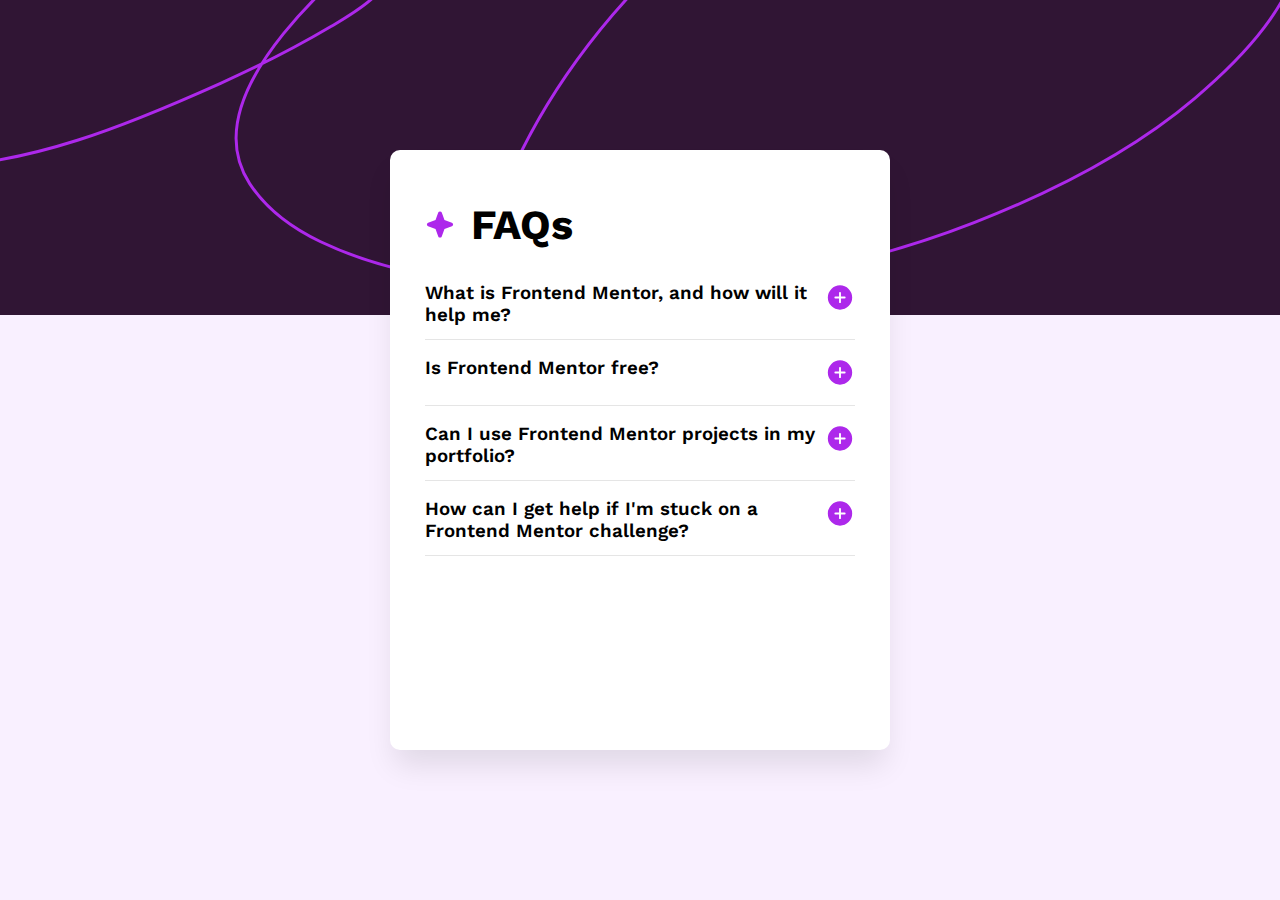
<file: faq-accordion-main/index.html>
<!DOCTYPE html>
<html lang="en">
  <head>
    <meta charset="UTF-8" />
    <meta name="viewport" content="width=device-width, initial-scale=1.0" />
    <!-- displays site properly based on user's device -->

    <link
      rel="icon"
      type="image/png"
      sizes="32x32"
      href="./assets/images/favicon-32x32.png"
    />

    <link rel="stylesheet" href="./style.css" />

    <title>Frontend Mentor | FAQ accordion</title>
  </head>
  <body>
    <div class="parent-container">
      <div class="headline">
        <img class="hero-img" src="./assets/images/icon-star.svg" alt="" />
        <h2 class="title">FAQs</h2>
      </div>
      <div class="faq">
        <div class="question">
          <h3>What is Frontend Mentor, and how will it help me?</h3>
          <div class="buttons">
            <button class="button">
              <img
                class="icon icon-plus"
                src="./assets/images/icon-plus.svg"
                alt="Plus Icon"
              />
              <img
                class="icon icon-minus hidden"
                src="./assets/images/icon-minus.svg"
                alt="Minus Icon"
              />
            </button>
          </div>
        </div>
        <div class="answer">
          <p>
            Frontend Mentor offers realistic coding challenges to help
            developers improve their frontend coding skills with projects in
            HTML, CSS, and JavaScript. It's suitable for all levels and ideal
            for portfolio building.
          </p>
        </div>
      </div>
      <div class="faq">
        <div class="question">
          <h3>Is Frontend Mentor free?</h3>
          <div class="buttons">
            <button class="button">
              <img
                class="icon icon-plus"
                src="./assets/images/icon-plus.svg"
                alt="Plus Icon"
              />
              <img
                class="icon icon-minus hidden"
                src="./assets/images/icon-minus.svg"
                alt="Minus Icon"
              />
            </button>
          </div>
        </div>
        <div class="answer">
          <p>
            Yes, Frontend Mentor offers both free and premium coding challenges,
            with the free option providing access to a range of projects
            suitable for all skill levels.
          </p>
        </div>
      </div>
      <div class="faq">
        <div class="question">
          <h3>Can I use Frontend Mentor projects in my portfolio?</h3>
          <div class="buttons">
            <button class="button">
              <img
                class="icon icon-plus"
                src="./assets/images/icon-plus.svg"
                alt="Plus Icon"
              />
              <img
                class="icon icon-minus hidden"
                src="./assets/images/icon-minus.svg"
                alt="Minus Icon"
              />
            </button>
          </div>
        </div>
        <div class="answer hidden">
          <p>
            Yes, you can use projects completed on Frontend Mentor in your
            portfolio. It's an excellent way to showcase your skills to
            potential employers!
          </p>
        </div>
      </div>
      <div class="faq">
        <div class="question">
          <h3>
            How can I get help if I'm stuck on a Frontend Mentor challenge?
          </h3>
          <div class="buttons">
            <button class="button">
              <img
                class="icon icon-plus"
                src="./assets/images/icon-plus.svg"
                alt="Plus Icon"
              />
              <img
                class="icon icon-minus hidden"
                src="./assets/images/icon-minus.svg"
                alt="Minus Icon"
              />
            </button>
          </div>
        </div>
        <div class="answer hidden">
          <p>
            The best place to get help is inside Frontend Mentor's Discord
            community. There's a help channel where you can ask questions and
            seek support from other community members.
          </p>
        </div>
      </div>
    </div>
  </body>
  <script src="./script.js"></script>
</html>
</file>
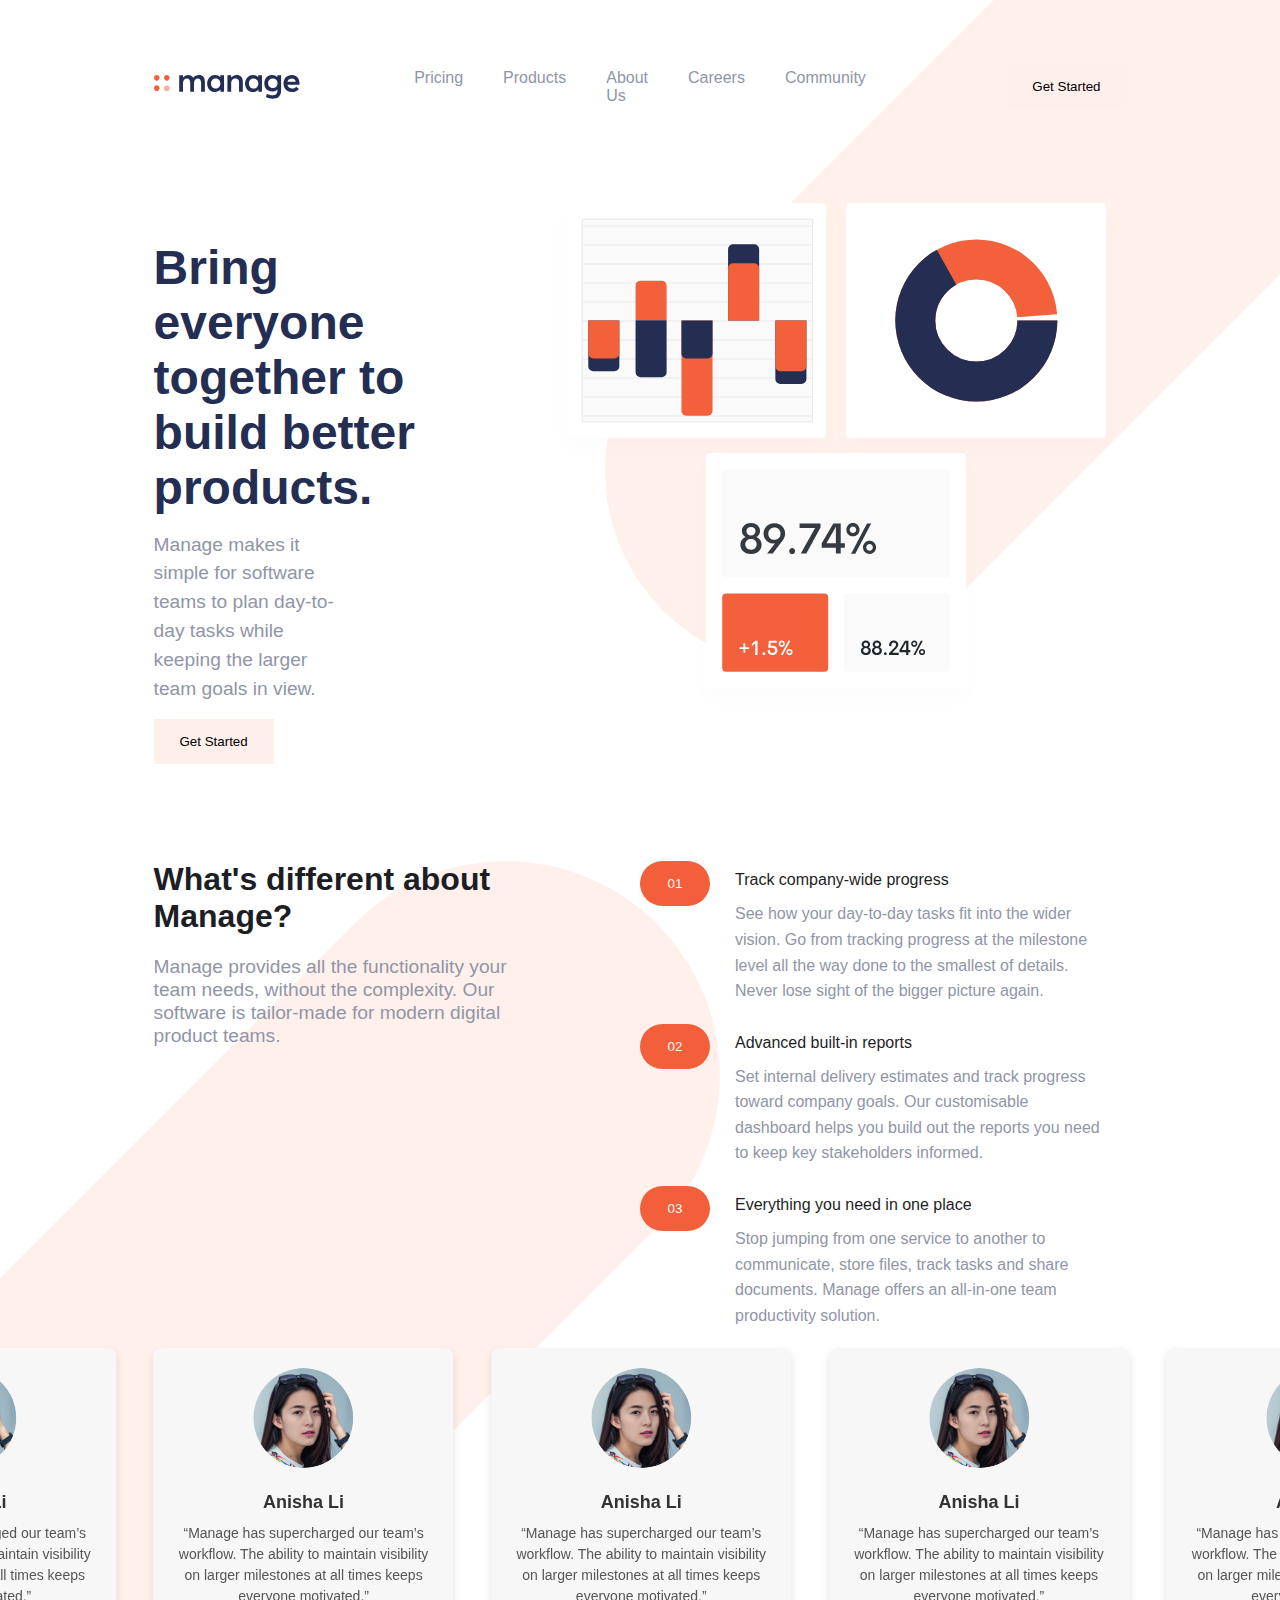
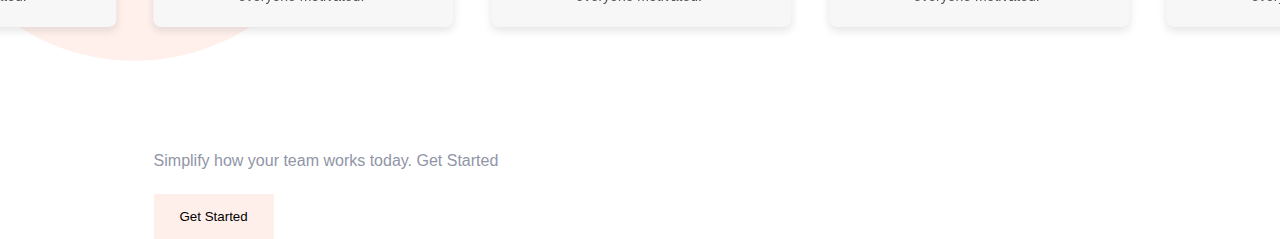
<file: manage-landing-page-master/index.html>
<!DOCTYPE html>
<html lang="en">
  <head>
    <meta charset="UTF-8" />
    <meta name="viewport" content="width=device-width, initial-scale=1.0" />
    <!-- displays site properly based on user's device -->
    <link
      rel="icon"
      type="image/png"
      sizes="32x32"
      href="./images/favicon-32x32.png"
    />
    <title>Frontend Mentor | Manage landing page</title>
    <!-- Feel free to remove these styles or customise in your own stylesheet 👍 -->
    <link rel="stylesheet" href="./style.css" />

    <link
      rel="stylesheet"
      href="https://cdn.jsdelivr.net/npm/swiper@11/swiper-bundle.min.css"
    />

    <link
      rel="stylesheet"
      href="https://unpkg.com/swiper/swiper-bundle.min.css"
    />
  </head>
  <body>
    <main>
      <nav>
        <div class="nav">
          <a href=""><img src="./images/logo.svg" alt="" /></a>
          <div class="categories">
            <ul>
              <a href=""><li>Pricing</li></a>
              <a href=""><li>Products</li></a>
              <a href=""><li>About Us</li></a>
              <a href=""><li>Careers</li></a>
              <a href=""><li>Community</li></a>
            </ul>
          </div>

          <button class="nav-button">Get Started</button>
        </div>
      </nav>

      <div class="landing">
        <div class="landing-left">
          <div class="left-heading">
            <h2>Bring everyone together to build better products.</h2>
          </div>
          <div class="left-paragraph">
            <p>
              Manage makes it simple for software teams to plan day-to-day tasks
              while keeping the larger team goals in view.
            </p>
          </div>
          <button>Get Started</button>
        </div>
        <div class="landing-right">
          <img src="./images/illustration-intro.svg" alt="" />
        </div>
      </div>
    </main>
    <section class="section-1 Products">
      <div class="section-1-img-bg"></div>
      <div class="section-1-left">
        <h1>What's different about Manage?</h1>
        <p>
          Manage provides all the functionality your team needs, without the
          complexity. Our software is tailor-made for modern digital product
          teams.
        </p>
      </div>
      <div class="section-1-right">
        <div class="component-1">
          <div class="numbered-buttons">
            <button>01</button>
          </div>
          <div class="content">
          <h1>Track company-wide progress</h1>
            <p>
              See how your day-to-day tasks fit into the wider vision. Go from
              tracking progress at the milestone level all the way done to the
              smallest of details. Never lose sight of the bigger picture again.
            </p>
          </div>
        </div>
        <div class="component-2">
          <div class="numbered-buttons">
            <button>02</button>
          </div>
          <div class="content">
           <h1>Advanced built-in reports</h1>
            <p>
              Set internal delivery estimates and track progress toward company
              goals. Our customisable dashboard helps you build out the reports
              you need to keep key stakeholders informed.
            </p>
          </div>
        </div>
        <div class="component-3">
          <div class="numbered-buttons">
            <button>03</button>
          </div>
          <div class="content">
            <h1>Everything you need in one place</h1>
            <p>
              Stop jumping from one service to another to communicate, store
              files, track tasks and share documents. Manage offers an
              all-in-one team productivity solution.
            </p>
          </div>
        </div>
      </div>
    </section>

   
      <div class="swiper-container">
        <div class="swiper-wrapper">
          <!-- testimonial slide 1 -->
          <div class="swiper-slide">
            <div class="content-item">
              <img src="./images/avatar-anisha.png" alt="" />
              <h4>Anisha Li</h4>
              <p>
                “Manage has supercharged our team’s workflow. The ability to
                maintain visibility on larger milestones at all times keeps
                everyone motivated.”
              </p>
            </div>
          </div>
          <!-- testimonial slide 2-->
          <div class="swiper-slide">
            <div class="content-item">
              <img src="./images/avatar-anisha.png" alt="" />
              <h4>Anisha Li</h4>
              <p>
                “Manage has supercharged our team’s workflow. The ability to
                maintain visibility on larger milestones at all times keeps
                everyone motivated.”
              </p>
            </div>
          </div>
          <!-- testimonial slide 3 -->
          <div class="swiper-slide">
            <div class="content-item">
              <img src="./images/avatar-anisha.png" alt="" />
              <h4>Anisha Li</h4>
              <p>
                “Manage has supercharged our team’s workflow. The ability to
                maintain visibility on larger milestones at all times keeps
                everyone motivated.”
              </p>
            </div>
          </div>
          <!-- testimonial slide 4 -->
          <div class="swiper-slide">
            <div class="content-item">
              <img src="./images/avatar-anisha.png" alt="" />
              <h4>Anisha Li</h4>
              <p>
                “Manage has supercharged our team’s workflow. The ability to
                maintain visibility on larger milestones at all times keeps
                everyone motivated.”
              </p>
            </div>
          </div>
          <!-- testimonial slide 5 -->
          <div class="swiper-slide">
            <div class="content-item">
              <img src="./images/avatar-anisha.png" alt="" />
              <h4>Anisha Li</h4>
              <p>
                “Manage has supercharged our team’s workflow. The ability to
                maintain visibility on larger milestones at all times keeps
                everyone motivated.”
              </p>
            </div>
          </div>
        </div>
      </div>
    </section>

    <section class="almost-footer">
      <div class="content">
        <p>Simplify how your team works today. Get Started</p>
        <button>Get Started</button>
      </div>


    <section></section>

    <script src="./script.js"></script>
    <script src="https://unpkg.com/swiper/swiper-bundle.min.js"></script>
  </body>
</html>
</file>
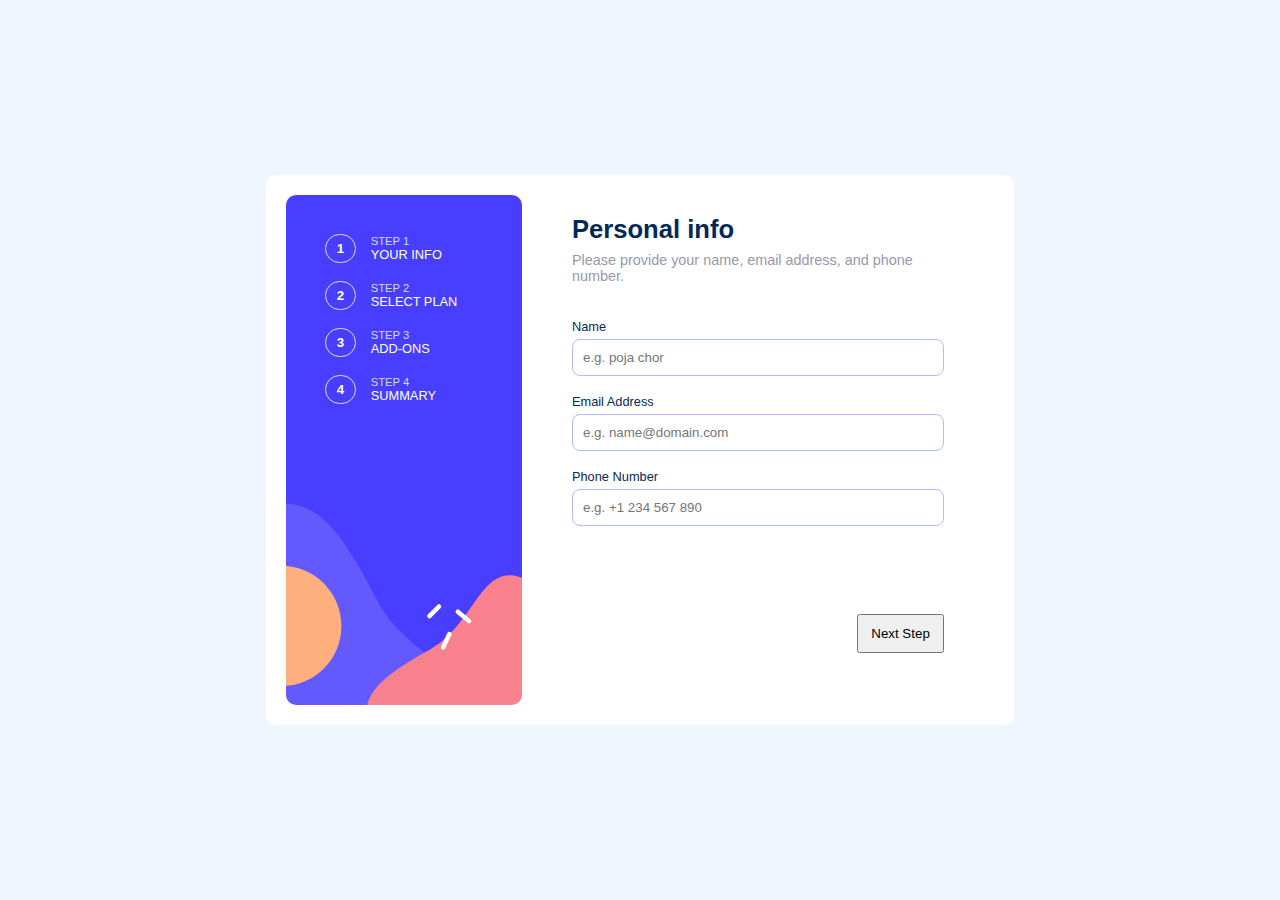
<file: multi-step-form-main/index.html>
<!DOCTYPE html>
<html lang="en">
  <head>
    <meta charset="UTF-8" />
    <meta name="viewport" content="width=device-width, initial-scale=1.0" />
    <!-- displays site properly based on user's device -->

    <link
      rel="icon"
      type="image/png"
      sizes="32x32"
      href="./assets/images/favicon-32x32.png"
    />

    <title>Frontend Mentor | Multi-step form</title>
    <link rel="stylesheet" href="./style.css" />
  </head>
  <body>
    <div class="parent">
      <div class="sidebar">
        <ul>
          <li data-step="0">
            <div class="sidebarNumbers">
              <div class="numbers">
                <h5>1</h5>
              </div>
              <div class="stepDetails">
                <p>STEP 1</p>
                <p>YOUR INFO</p>
              </div>
            </div>
          </li>
          <li data-step="1">
            <div class="sidebarNumbers">
              <div class="numbers">
                <h5>2</h5>
              </div>
              <div class="stepDetails">
                <p>STEP 2</p>
                <p>SELECT PLAN</p>
              </div>
            </div>
          </li>
          <li data-step="2">
            <div class="sidebarNumbers">
              <div class="numbers">
                <h5>3</h5>
              </div>
              <div class="stepDetails">
                <p>STEP 3</p>
                <p>ADD-ONS</p>
              </div>
            </div>
          </li>
          <li data-step="3">
            <div class="sidebarNumbers">
              <div class="numbers">
                <h5>4</h5>
              </div>
              <div class="stepDetails">
                <p>STEP 4</p>
                <p>SUMMARY</p>
              </div>
            </div>
          </li>
        </ul>
      </div>

      <div class="content">
        <form action="" id="multiStepForm">
          <!-- Step 1 start-->
          <div class="step active" id="step1">
            <h3>Personal info</h3>
            <p>Please provide your name, email address, and phone number.</p>
            <label for="name"> Name </label>
            <input type="text" id="name" placeholder="e.g. poja chor " />
            <span class="error" id="nameError"></span>

            <label for="email"> Email Address </label>
            <input type="email" id="email" placeholder="e.g. name@domain.com" />
            <span class="error" id="emailError"></span>

            <label for="tel"> Phone Number </label>
            <input type="tel" id="phone" placeholder="e.g. +1 234 567 890" />
            <span class="error" id="phoneError"></span>

            <button class="step1Button">Next Step</button>
            <div class="message"></div>

            <!--Step 1 End-->
          </div>

          <!--Step 2-->
          <div class="step" id="step2">
            <h3>Select your plan</h3>
            <p>You have the option of monthly or yearly billing</p>
            <div class="plans">
              <div class="plan-card" data-plan="arcade">
                <img src="./assets/images/icon-arcade.svg" alt="" />
                <p>Arcade</p>
                <span class="price">$9/mo</span>
              </div>
              <div class="plan-card" data-plan="advanced">
                <img src="./assets/images/icon-advanced.svg" alt="" />
                <p>Advanced</p>
                <span class="price">$12/mo</span>
              </div>
              <div class="plan-card" data-plan="pro">
                <img src="./assets/images/icon-pro.svg" alt="" />
                <p>pro</p>
                <span class="price">$15/mo</span>
              </div>
            </div>
            <div class="toggle-container">
              <span class="label">Monthly</span>
              <label class="switch">
                <input type="checkbox" id="billingToggle" />
                <span class="slider round"></span>
              </label>
              <span class="label">Yearly</span>
            </div>
          </div>
        </form>
      </div>
    </div>
    <script src="./script.js"></script>
  </body>
</html>
</file>
<file: faq-accordion-main/style.css>
@import url("https://fonts.googleapis.com/css2?family=Work+Sans:wght@400;600;700&display=swap");

/* # Front-end Style Guide

## Layout

The designs were created to the following widths:

- Mobile: 375px
- Desktop: 1440px

> 💡 These are just the design sizes. Ensure content is responsive and meets WCAG requirements by testing the full range of screen sizes from 320px to large screens.

## Colors

- White: hsl(0, 0%, 100%)
- Light pink: hsl(275, 100%, 97%)
- Grayish purple: hsl(292, 16%, 49%)
- Dark purple: hsl(292, 42%, 14%)

## Typography

### Body Copy

- Font size (paragraphs): 16px

### Font

- Family: [Work Sans](https://fonts.google.com/specimen/Work+Sans)
- Weights: 400, 600, 700

> 💎 [Upgrade to Pro](https://www.frontendmentor.io/pro?ref=style-guide) for design file access to see all design details and get hands-on experience using a professional workflow with tools like Figma. */

* {
  margin: 0;
  padding: 0;
  box-sizing: border-box;
}

:root {
  --color-white: hsl(0, 0%, 100%);
  --color-light-pink: hsl(275, 100%, 97%);
  --color-grayish-purple: hsl(292, 16%, 49%);
  --color-dark-purple: hsl(292, 42%, 14%);
}

body {
  display: flex;
  align-items: center;
  justify-content: center;
  font-family: "Work Sans", sans-serif;
  min-height: 100vh;
  width: 100vw;
  background-color: var(--color-light-pink);
}

.hero-img {
  height: auto;
  width: 30px;
}

.headline {
  display: flex;
  padding-bottom: 25px;
  margin-top: 15px;
}

h2 {
  font-weight: 700;
  font-size: 2.6rem;
  padding-left: 16px;
}

body::before {
  content: "";
  position: absolute;
  top: 0;
  left: 0;
  right: 0;
  height: 35vh;
  background-image: url(./assets/images/background-pattern-desktop.svg);
  background-repeat: no-repeat;
  background-position: top center;
  background-size: cover;
  z-index: -1;
}

h3 {
  font-weight: 600;
}

p {
  font-weight: 400;
}

.parent-container {
  min-height: 600px;
  width: 500px;
  background-color: var(--color-white);
  border-radius: 10px;
  padding: 35px;
  box-shadow: 0px 20px 30px -5px rgba(0, 0, 0, 0.1);
}

.faq {
  margin-bottom: 9px;
  padding-bottom: 5px;
  border-bottom: 1px solid rgba(0, 0, 0, 0.1);
}

.question {
  display: flex;
  justify-content: space-between;
  padding: 8px 0px;
}

.answer {
  max-height: 0px;
  overflow: hidden;
  transition: max-height 0.2s ease;
}

.answer .p {
  padding-top: 1rem;
  line-height: 1.6;
  font-size: 1rem;
}
.button {
  border-style: none;
  background-color: var(--color-white);
  cursor: pointer;
}

.icon-plus {
  display: block;
}

.icon-minus {
  display: none;
}

.faq.active .icon-plus {
  display: none;
}

.faq.active .answer {
  max-height: 300px;
  padding-bottom: 10px;
  padding-top: 2px;
}

.faq.active .icon-minus {
  display: inline;
}

/* .hidden {
  display: none;
} */

@media screen and (max-width: 376px) {
  body {
    padding: 20px;
  }
  .parent-container {
    display: flex;
    flex-direction: column;
  }
}

.box:before {
  content: "";
  z-index: -1;
  position: absolute;
  top: 0;
  right: 0;
  bottom: 0;
  left: 0;
  background: linear-gradient(-45deg, #72ddf7 0%, #fdc5f5 100%);
  transform: translate3d(0px, 20px, 0) scale(0.95);
  filter: blur(20px);
  opacity: 0.7; /* Fixed opacity variable */
  transition: opacity 0.3s;
  border-radius: inherit;
}

/* 
* Prevents issues when the parent creates a 
* stacking context. (For example, using the transform
* property )
*/
.box::after {
  content: "";
  z-index: -1;
  position: absolute;
  top: 0;
  right: 0;
  bottom: 0;
  left: 0;
  background: inherit;
  border-radius: inherit;
}

@media screen and (max-width: 768px) {
  body {
    padding: 20px;
  }
  .parent-container {
    display: flex;
    flex-direction: column;
  }
}
</file>
<file: manage-landing-page-master/style.css>
/* # Front-end Style Guide

## Layout

The designs were created to the following widths:

- Mobile: 375px
- Desktop: 1440px

> 💡 These are just the design sizes. Ensure content is responsive and meets WCAG requirements by testing the full range of screen sizes from 320px to large screens.

## Colors

### Primary

Bright Red: hsl(12, 88%, 59%)
Dark Blue: hsl(228, 39%, 23%)

### Neutral

Dark Grayish Blue: hsl(227, 12%, 61%)
Very Dark Blue: hsl(233, 12%, 13%)
Very Pale Red: hsl(13, 100%, 96%)
Very Light Gray: hsl(0, 0%, 98%)

## Typography

### Body Copy

- Font size: 16px

### Font

- Family: [Be Vietnam Pro](https://fonts.google.com/specimen/Be+Vietnam+Pro)
- Weights: 400, 500, 700

## Icons

For the social icons, you can use the icons provided or a font icon library. Some suggestions for font icon libraries can be found below:

- [Font Awesome](https://fontawesome.com)
- [IcoMoon](https://icomoon.io)
- [Ionicons](https://ionicons.com)

> 💎 [Upgrade to Pro](https://www.frontendmentor.io/pro?ref=style-guide) for design file access to see all design details and get hands-on experience using a professional workflow with tools like Figma. */

/* Reset */
* {
  margin: 0;
  padding: 0;
  box-sizing: border-box;
}

/* Colors */
:root {
  --bright-red: hsl(12, 88%, 59%);
  --dark-blue: hsl(228, 39%, 23%);
  --dark-grayish-blue: hsl(227, 12%, 61%);
  --very-dark-blue: hsl(233, 12%, 13%);
  --very-pale-red: hsl(13, 100%, 96%);
  --very-light-gray: hsl(0, 0%, 98%);
}

/* Typography */
body {
  font-family: 'Be Vietnam Pro', sans-serif;
  color: var(--dark-grayish-blue);
  position: relative; /* Required for absolute positioning of the pseudo-element */
  margin: 0; /* Remove default margin */
  padding-left: 12%;
  padding-right: 12%;
}

/* Social Media Icons */
.social-icons {
  display: flex;
  gap: 10px;
}

.social-icons a {
  color: var(--dark-blue);
  font-size: 24px;
  transition: color 0.3s ease;
}

.social-icons a:hover {
  color: var(--bright-red);
}

/* Font Awesome Integration */
@import url('https://cdnjs.cloudflare.com/ajax/libs/font-awesome/6.0.0-beta3/css/all.min.css');

/* Social Icon Classes */
.fa-facebook {
  color: #3b5998; /* Facebook color */
}

.fa-twitter {
  color: #00acee; /* Twitter color */
}

.fa-instagram {
  color: #e1306c; /* Instagram color */
}

.fa-pinterest {
  color: #bd081c; /* Pinterest color */
}

/* Background Image */
body::before {
  content: ''; /* Required for pseudo-elements */
  position: absolute; /* Position it absolutely */
  top: -120px; /* Align to the top */
  right: -65px; /* Align to the right */
  width: 740px; /* Set the width of the pseudo-element */
  height: 800px; /* Set the height of the pseudo-element */
  background: url(./images/bg-tablet-pattern.svg) no-repeat; /* Set the background image */
  background-size: contain; /* Ensure the background scales correctly */
  z-index: -1; /* Send it behind the content */
}

/* Navigation */
.nav {
  display: grid;
  grid-template-columns: 1fr 2fr 1fr; /* Corrected grid layout */
  align-items: center;
  margin-top: 5%;
}

.nav img {
  grid-column: 1;
  margin-top: 2%;
  justify-self: start;
}

.categories {
  grid-column: 2;
  justify-self: center;
}

.nav-button {
  grid-column: 3;
  justify-self: end;
}

.categories ul {
  display: flex;
  list-style-type: none;
}

.categories a {
  text-decoration: none;
}
.categories ul li {
  padding: 20px;
  text-decoration: none;
  color: var(--dark-grayish-blue);
}

button {
  color: black;
  background-color: var(--very-pale-red); /* Added background color */
  padding: 15px;
  width: 120px;
  border: none; /* Added to remove default button border */
  cursor: pointer;
  transition: background-color 0.3s ease;
}

button:hover {
  background-color: var(--bright-red); /* Added hover effect */
}

/* Landing Section */
.landing {
  display: grid;
  grid-template-columns: 1fr 1fr;
  margin-top: 7%;
}

.landing-left {
  grid-column: 1;
  justify-self: start;
  margin-top: 12%;
}

.landing-left .left-heading > h2 {
  font-size: 3rem;
  padding-right: 14%;
  padding-bottom: 4%;
  font-weight: 700;
  color: var(--dark-blue);
}

.left-paragraph > p {
  font-size: 1.2rem;
  padding-right: 200px;
  padding-bottom: 4%;
  line-height: 1.5;
  color: var(--dark-grayish-blue);
}

.landing-right {
  grid-column: 2;
  justify-self: end;
}

/* Section 1 */
.section-1-img-bg::before {
  content: ''; /* Required for pseudo-elements */
  position: absolute;
  left: -80px; /* Align to the top */
  right: 0px;
  width: 800px; /* Set the width of the pseudo-element */
  height: 800px;
  background: url('./images/bg-tablet-pattern.svg');
  background-size: contain;
  background-repeat: no-repeat;
  background-position: center;
  z-index: -1;
}

.section-1 {
  margin-top: 10%;
  display: grid;
  grid-template-columns: 1fr 1fr;
}

.section-1-left {
  grid-column: 1;
  justify-self: start;
}

.section-1-left > h1 {
  font-weight: 700;
  padding-bottom: 20px;
  color: var(--very-dark-blue);
  font-size: 2rem;
  width: 350px;
}

.section-1-left > p {
  font-weight: 200;
  max-width: 400px;
  font-size: 1.2rem;
  color: var(--dark-grayish-blue);
  line-height: 1.2;
}

.section-1-left > .section-1-right {
  grid-column: 2;
  display: flex;
  flex-direction: column;
}

.section-1-right .component-1 {
  display: flex;
}

.section-1-right .component-2 {
  display: flex;
}

.section-1-right .component-3 {
  display: flex;
}

.numbered-buttons > button {
  background-color: var(--bright-red);
  width: 70px;
  border-radius: 50px;
  margin-right: 25px;
  color: var(--very-light-gray);
}

.content > h1 {
  font-weight: 400;
  font-size: 1rem;
  margin-top: 10px;
  padding-bottom: 12px;
  color: var(--very-dark-blue);
}

.content > p {
  font-weight: 200;
  font-size: 1rem;
  padding-bottom: 20px;
  padding-right: 25px;
  color: var(--dark-grayish-blue);
  line-height: 1.6;
}
/* Testimonial Section */

/* Swiper Carousel */
.swiper-container {
  width: 100%;
  height: 400px;
  margin: 0 auto;
  display: flex;
}

.swiper-slide {
  display: flex;
  justify-content: center;
  align-items: center;
  text-align: center;
}

.content-item {
  width: 300px;
  height: auto;
  padding: 20px;
  background-color: #f7f7f7;
  border-radius: 8px;
  box-shadow: 0 4px 8px rgba(0, 0, 0, 0.1);
  text-align: center;
}

.content-item img {
  width: 100px;
  height: 100px;
  border-radius: 50%;
  margin-bottom: 20px;
}

.content-item h4 {
  font-size: 18px;
  margin-bottom: 10px;
  color: #333;
}

.content-item p {
  font-size: 14px;
  color: #555;
  line-height: 1.5;
}

.swiper-pagination {
  position: absolute;
  bottom: 20px;
  text-align: center;
  width: 100%;
}

.carousel-radio {
  margin: 0 5px;
  cursor: pointer;
}
</file>
<file: multi-step-form-main/style.css>
/* Reset default margin, padding, and box-sizing */
* {
  margin: 0;
  padding: 0;
  box-sizing: border-box;
}

:root {
  /* Primary Colors */
  --marine-blue: hsl(213, 96%, 18%);
  --purplish-blue: hsl(243, 100%, 62%);
  --pastel-blue: hsl(228, 100%, 84%);
  --light-blue: hsl(206, 94%, 87%);
  --strawberry-red: hsl(354, 84%, 57%);

  /* Neutral Colors */
  --cool-gray: hsl(231, 11%, 63%);
  --light-gray: hsl(229, 24%, 87%);
  --magnolia: hsl(217, 100%, 97%);
  --alabaster: hsl(231, 100%, 99%);
  --white: hsl(0, 0%, 100%);

  /* Typography */
  --font-family: 'Ubuntu', sans-serif;
  --font-size-body: 16px;
}

body {
  font-family: var(--font-family);
  font-size: var(--font-size-body);
  background-color: var(--magnolia);
  color: var(--marine-blue);
  display: flex;
  align-items: center;
  justify-content: center;
  height: 100vh;
}

.parent {
  display: flex;
  background-color: var(--white);
  height: 550px;
  padding: 20px;
  border-radius: 10px;
  max-width: 900px;
}

.sidebar {
  flex: 1;
  display: flex;
  flex-wrap: wrap;
  background-image: url(./assets/images/bg-sidebar-desktop.svg);
  background-repeat: no-repeat;
  background-position: center;
  background-size: cover; /* 80% width, auto height */
  border-radius: 10px;
  max-width: 250px;
}

.sidebar ul {
  list-style: none;
  padding: 40px;
}

.sidebarNumbers {
  display: grid;
  grid-template-columns: 1fr 3fr;
  color: var(--white);
  gap: 16px;
  padding-bottom: 20px;
}

.numbers {
  outline: 1px solid rgb(228, 220, 204);
  text-align: center;
  padding: 5px;
  border-radius: 50px;
  padding-top: 6px;
  font-size: 0.6;
  font-weight: 200;
}

.stepDetails :nth-child(1) {
  color: var(--light-gray);
  font-size: 0.7rem;
}

.stepDetails :nth-child(2) {
  color: var(--white);
  font-size: 0.8rem;
}

.content {
  flex: 2;
}

.step {
  display: none;
}

.step.active {
  display: flex;
  flex-direction: column;
  margin: 20px 50px;
}

#step1 :nth-child(1) {
  padding-bottom: 8px;
  color: var(--marine-blue);
  font-size: 1.6rem;
}

#step1 :nth-child(2) {
  padding-bottom: 25px;
  color: var(--cool-gray);
  font-size: 0.9rem;
}

#step1 label {
  padding-top: 10px;
  padding-bottom: 5px;
  font-size: 0.8rem;
  color: var(--marine-blue);
}

#step1 > input {
  padding: 10px;
  margin-bottom: 8px;
  border-radius: 8px;
  border: 0.1rem solid var(--pastel-blue);
}

#step1 :nth-child(11) {
  margin-bottom: 80px;
}

.step1Button {
  padding: 10px;
  margin-left: 285px;
}

.plans {
  margin-top: 120px;
  display: flex;
  flex-wrap: wrap;
}

.plan-card {
  height: 170px;
  width: 110px;
  margin-right: 20px;
  outline: 1px solid black;
}

.toggle-container {
  display: flex;
  align-items: center;
  gap: 10px;
  font-family: Arial, sans-serif;
  font-size: 16px;
}

.switch {
  position: relative;
  display: inline-block;
  width: 45px;
  height: 24px;
}

.switch input {
  opacity: 0;
  width: 0;
  height: 0;
}

.slider {
  position: absolute;
  cursor: pointer;
  top: 0;
  left: 0;
  right: 0;
  bottom: 0;
  background-color: #ccc;
  transition: 0.4s;
  border-radius: 34px;
}

.slider:before {
  position: absolute;
  content: '';
  height: 18px;
  width: 18px;
  left: 4px;
  bottom: 3px;
  background-color: white;
  transition: 0.4s;
  border-radius: 50%;
}

input:checked + .slider {
  background-color: #0a2540; /* Dark blue */
}

input:checked + .slider:before {
  transform: translateX(21px);
}
</file>
